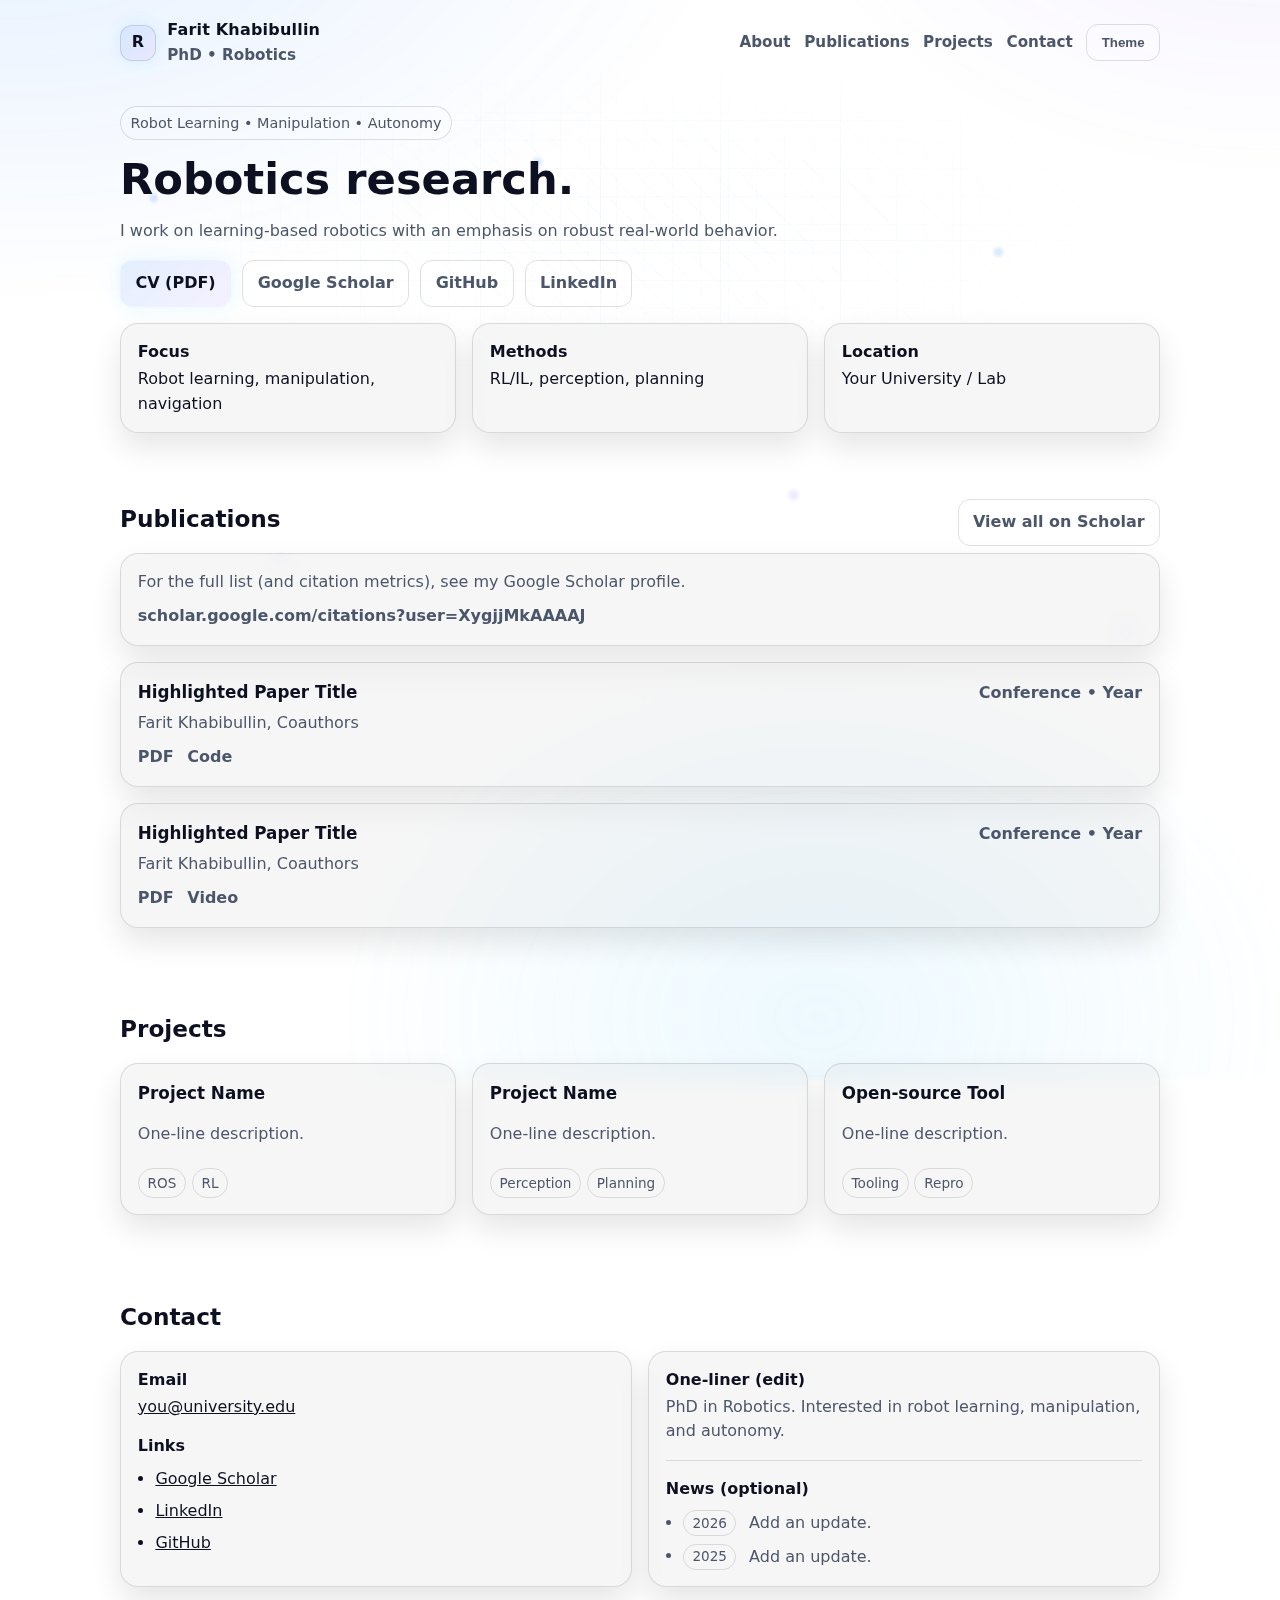
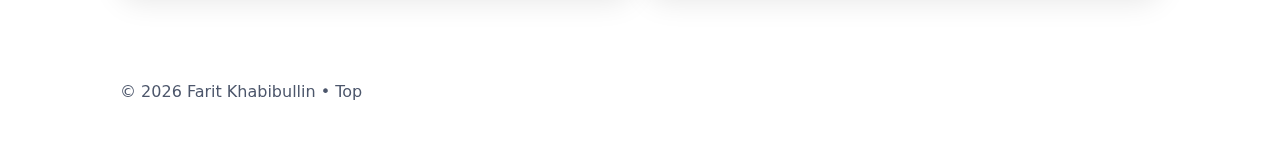
<file: index.html>
<!doctype html>
<html lang="en">
  <head>
    <meta charset="UTF-8" />
    <meta name="viewport" content="width=device-width, initial-scale=1" />
    <title>Farit Khabibullin — Robotics</title>
    <meta name="description" content="Farit Khabibullin — PhD Robotics. Publications, projects, and contact." />

    <link rel="stylesheet" href="./styles.css" />

    <!-- Identity -->
    <link rel="me" href="https://www.linkedin.com/in/farit-khabibullin-4a1330213/" />

    <!-- Lightweight structured data -->
    <script type="application/ld+json">
      {
        "@context": "https://schema.org",
        "@type": "Person",
        "name": "Farit Khabibullin",
        "url": "https://YOUR_GITHUB_USERNAME.github.io/",
        "sameAs": [
          "https://scholar.google.com/citations?user=XygjjMkAAAAJ&hl=en",
          "https://www.linkedin.com/in/farit-khabibullin-4a1330213/",
          "https://github.com/YOUR_GITHUB_USERNAME"
        ]
      }
    </script>
  </head>

  <body>
    <div id="nodes" aria-hidden="true"></div>
    <div id="scanlines" aria-hidden="true"></div>
    <header class="container header" id="top">
      <a class="brand" href="#top" aria-label="Home">
        <span class="logo" aria-hidden="true">R</span>
        <div class="brand-text">
          <div class="brand-name">Farit Khabibullin</div>
          <div class="brand-sub">PhD • Robotics</div>
        </div>
      </a>

      <nav class="nav" aria-label="Primary">
        <a href="#about">About</a>
        <a href="#pubs">Publications</a>
        <a href="#projects">Projects</a>
        <a href="#contact">Contact</a>
        <button class="btn btn-ghost" id="themeBtn" type="button" aria-label="Toggle theme">Theme</button>
      </nav>
    </header>

    <main class="container">
      <!-- HERO (brief) -->
      <section class="hero" id="about">
        <p class="badge">Robot Learning • Manipulation • Autonomy</p>
        <h1>Robotics research.</h1>
        <p class="muted max">
          I work on learning-based robotics with an emphasis on robust real-world behavior.
        </p>

        <div class="actions">
          <a class="btn btn-primary" href="./assets/cv.pdf" target="_blank" rel="noreferrer">CV (PDF)</a>
          <a
            class="btn btn-ghost"
            href="https://scholar.google.com/citations?user=XygjjMkAAAAJ&hl=en"
            target="_blank"
            rel="noreferrer"
          >
            Google Scholar
          </a>
          <a class="btn btn-ghost" href="https://github.com/" target="_blank" rel="noreferrer">GitHub</a>
          <a
            class="btn btn-ghost"
            href="https://www.linkedin.com/in/farit-khabibullin-4a1330213/"
            target="_blank"
            rel="noreferrer"
          >
            LinkedIn
          </a>
        </div>

        <div class="mini-grid">
          <div class="card">
            <div class="k">Focus</div>
            <div class="v">Robot learning, manipulation, navigation</div>
          </div>
          <div class="card">
            <div class="k">Methods</div>
            <div class="v">RL/IL, perception, planning</div>
          </div>
          <div class="card">
            <div class="k">Location</div>
            <div class="v">Your University / Lab</div>
          </div>
        </div>
      </section>

      <!-- PUBLICATIONS (brief, link out) -->
      <section class="section" id="pubs">
        <div class="section-head">
          <h2>Publications</h2>
          <a
            class="btn btn-ghost"
            href="https://scholar.google.com/citations?user=XygjjMkAAAAJ&hl=en"
            target="_blank"
            rel="noreferrer"
          >
            View all on Scholar
          </a>
        </div>

        <div class="card">
          <p class="muted" style="margin:0;">
            For the full list (and citation metrics), see my Google Scholar profile.
          </p>
          <div class="pub-links">
            <a
              href="https://scholar.google.com/citations?user=XygjjMkAAAAJ&hl=en"
              target="_blank"
              rel="noreferrer"
            >
              scholar.google.com/citations?user=XygjjMkAAAAJ
            </a>
          </div>
        </div>

        <!-- Optional: add 2–3 highlighted papers manually -->
        <div class="pubs">
          <article class="card pub">
            <div class="pub-top">
              <h3 class="pub-title">Highlighted Paper Title</h3>
              <div class="pub-venue">Conference • Year</div>
            </div>
            <div class="muted">Farit Khabibullin, Coauthors</div>
            <div class="pub-links">
              <a href="#" target="_blank" rel="noreferrer">PDF</a>
              <a href="#" target="_blank" rel="noreferrer">Code</a>
            </div>
          </article>

          <article class="card pub">
            <div class="pub-top">
              <h3 class="pub-title">Highlighted Paper Title</h3>
              <div class="pub-venue">Conference • Year</div>
            </div>
            <div class="muted">Farit Khabibullin, Coauthors</div>
            <div class="pub-links">
              <a href="#" target="_blank" rel="noreferrer">PDF</a>
              <a href="#" target="_blank" rel="noreferrer">Video</a>
            </div>
          </article>
        </div>
      </section>

      <!-- PROJECTS (brief cards) -->
      <section class="section" id="projects">
        <h2>Projects</h2>

        <div class="grid">
          <a class="card link-card" href="#" aria-label="Project 1">
            <h3>Project Name</h3>
            <p class="muted">One-line description.</p>
            <div class="chips">
              <span class="chip">ROS</span><span class="chip">RL</span>
            </div>
          </a>

          <a class="card link-card" href="#" aria-label="Project 2">
            <h3>Project Name</h3>
            <p class="muted">One-line description.</p>
            <div class="chips">
              <span class="chip">Perception</span><span class="chip">Planning</span>
            </div>
          </a>

          <a class="card link-card" href="#" aria-label="Project 3">
            <h3>Open-source Tool</h3>
            <p class="muted">One-line description.</p>
            <div class="chips">
              <span class="chip">Tooling</span><span class="chip">Repro</span>
            </div>
          </a>
        </div>
      </section>

      <!-- CONTACT (very brief) -->
      <section class="section" id="contact">
        <h2>Contact</h2>

        <div class="grid contact">
          <div class="card">
            <div class="k">Email</div>
            <div class="v">
              <a href="mailto:you@university.edu">you@university.edu</a>
            </div>

            <div class="k" style="margin-top:0.9rem;">Links</div>
            <ul class="list">
              <li>
                <a
                  href="https://scholar.google.com/citations?user=XygjjMkAAAAJ&hl=en"
                  target="_blank"
                  rel="noreferrer"
                >
                  Google Scholar
                </a>
              </li>
              <li>
                <a
                  href="https://www.linkedin.com/in/farit-khabibullin-4a1330213/"
                  target="_blank"
                  rel="noreferrer"
                >
                  LinkedIn
                </a>
              </li>
              <li><a href="https://github.com/" target="_blank" rel="noreferrer">GitHub</a></li>
            </ul>
          </div>

          <div class="card">
            <div class="k">One-liner (edit)</div>
            <div class="v muted">
              PhD in Robotics. Interested in robot learning, manipulation, and autonomy.
            </div>

            <div class="divider"></div>

            <div class="k">News (optional)</div>
            <ul class="list muted">
              <li><span class="pill">2026</span> Add an update.</li>
              <li><span class="pill">2025</span> Add an update.</li>
            </ul>
          </div>
        </div>
      </section>
    </main>

    <footer class="container footer">
      <p>© <span id="year"></span> Farit Khabibullin • <a href="#top">Top</a></p>
    </footer>

    <script src="./script.js" defer></script>
  </body>
</html>
</file>
<file: styles.css>
:root {
  --bg: #070a12;
  --panel: rgba(255, 255, 255, 0.035);
  --text: #e9eefc;
  --muted: #a6b0c7;
  --border: rgba(255, 255, 255, 0.10);
  --shadow: 0 14px 34px rgba(0, 0, 0, 0.45);

  --accent: rgba(80, 200, 255, 0.18);
  --accent2: rgba(160, 120, 255, 0.16);
  --glow: rgba(80, 200, 255, 0.35);
  --glow2: rgba(160, 120, 255, 0.28);

  --grid: rgba(120, 170, 255, 0.12);
  --grid2: rgba(120, 170, 255, 0.06);
}

:root[data-theme="light"] {
  --bg: #ffffff;
  --panel: rgba(0, 0, 0, 0.035);
  --text: #0c1020;
  --muted: #4c566b;
  --border: rgba(0, 0, 0, 0.12);
  --shadow: 0 14px 30px rgba(0, 0, 0, 0.10);

  --accent: rgba(0, 110, 255, 0.10);
  --accent2: rgba(120, 70, 255, 0.08);
  --glow: rgba(0, 110, 255, 0.25);
  --glow2: rgba(120, 70, 255, 0.20);

  --grid: rgba(0, 90, 220, 0.10);
  --grid2: rgba(0, 90, 220, 0.05);
}

* { box-sizing: border-box; }
html, body { height: 100%; }

body {
  margin: 0;
  font-family: ui-sans-serif, system-ui, -apple-system, Segoe UI, Roboto, Helvetica, Arial;
  color: var(--text);
  line-height: 1.55;
  background: var(--bg);
  overflow-x: hidden;
}

/* -------------------------------
   ROBOTIC BACKGROUND (no images)
   ------------------------------- */

/* Base glow clouds */
body::before {
  content: "";
  position: fixed;
  inset: -20%;
  z-index: -3;
  pointer-events: none;
  background:
    radial-gradient(1200px 700px at 15% 5%, var(--accent), transparent 60%),
    radial-gradient(900px 650px at 85% 0%, var(--accent2), transparent 55%),
    radial-gradient(800px 600px at 60% 95%, rgba(80, 200, 255, 0.10), transparent 60%);
  filter: blur(2px);
  animation: floatGlow 10s ease-in-out infinite alternate;
}

@keyframes floatGlow {
  from { transform: translate3d(0, 0, 0) scale(1); }
  to   { transform: translate3d(-1.5%, 1%, 0) scale(1.02); }
}

/* Circuit grid */
body::after {
  content: "";
  position: fixed;
  inset: 0;
  z-index: -2;
  pointer-events: none;

  /* Two layered grids + faint diagonal circuit traces */
  background:
    linear-gradient(var(--grid2) 1px, transparent 1px),
    linear-gradient(90deg, var(--grid2) 1px, transparent 1px),
    linear-gradient(var(--grid) 1px, transparent 1px),
    linear-gradient(90deg, var(--grid) 1px, transparent 1px),
    repeating-linear-gradient(45deg, rgba(120,170,255,0.06) 0 2px, transparent 2px 18px);

  background-size:
    28px 28px,
    28px 28px,
    120px 120px,
    120px 120px,
    180px 180px;

  opacity: 0.55;
  transform: translateZ(0);
  mask-image: radial-gradient(closest-side at 50% 25%, rgba(0,0,0,1), rgba(0,0,0,0.0) 78%);
  -webkit-mask-image: radial-gradient(closest-side at 50% 25%, rgba(0,0,0,1), rgba(0,0,0,0.0) 78%);
  animation: driftGrid 16s linear infinite;
}

@keyframes driftGrid {
  from { background-position: 0 0, 0 0, 0 0, 0 0, 0 0; }
  to   { background-position: 0 120px, 120px 0, 0 240px, 240px 0, 180px 180px; }
}

/* Scanline overlay (subtle) */
#scanlines {
  position: fixed;
  inset: 0;
  z-index: -1;
  pointer-events: none;
  background: repeating-linear-gradient(
    to bottom,
    rgba(255,255,255,0.03) 0px,
    rgba(255,255,255,0.03) 1px,
    transparent 2px,
    transparent 6px
  );
  opacity: 0.10;
  mix-blend-mode: overlay;
}

/* Floating “nodes” */
#nodes {
  position: fixed;
  inset: 0;
  z-index: -1;
  pointer-events: none;
  background:
    radial-gradient(circle at 12% 22%, var(--glow) 0 2px, transparent 6px),
    radial-gradient(circle at 22% 62%, var(--glow2) 0 2px, transparent 7px),
    radial-gradient(circle at 42% 18%, var(--glow) 0 2px, transparent 7px),
    radial-gradient(circle at 62% 55%, var(--glow2) 0 2px, transparent 8px),
    radial-gradient(circle at 78% 28%, var(--glow) 0 2px, transparent 7px),
    radial-gradient(circle at 88% 70%, var(--glow2) 0 2px, transparent 8px);
  opacity: 0.55;
  filter: blur(0.2px);
  animation: pulseNodes 4.5s ease-in-out infinite alternate;
}

@keyframes pulseNodes {
  from { opacity: 0.35; transform: translate3d(0,0,0); }
  to   { opacity: 0.65; transform: translate3d(0,-0.8%,0); }
}

/* -------------------------------
   Existing layout styles
   ------------------------------- */

a { color: inherit; }
a:hover { color: var(--text); }

.container {
  width: min(1040px, calc(100% - 2rem));
  margin: 0 auto;
}

.header {
  display: flex;
  align-items: center;
  justify-content: space-between;
  gap: 1rem;
  padding: 1.1rem 0;
}

.brand {
  display: inline-flex;
  gap: 0.7rem;
  align-items: center;
  text-decoration: none;
}

.logo {
  width: 36px;
  height: 36px;
  border-radius: 12px;
  display: inline-grid;
  place-items: center;
  font-weight: 900;
  border: 1px solid var(--border);
  background: linear-gradient(135deg, var(--accent), var(--accent2));
  box-shadow: 0 0 0 1px rgba(255,255,255,0.03), 0 0 18px rgba(80,200,255,0.18);
}

.brand-text { display: grid; gap: 0.1rem; }
.brand-name { font-weight: 900; letter-spacing: 0.2px; }
.brand-sub { color: var(--muted); font-weight: 650; font-size: 0.95rem; }

.nav {
  display: flex;
  gap: 0.85rem;
  align-items: center;
  flex-wrap: wrap;
}
.nav a {
  text-decoration: none;
  color: var(--muted);
  font-weight: 750;
  font-size: 0.95rem;
}
.nav a:hover { color: var(--text); }

.section { padding: 2.6rem 0; }
.hero { padding: 1.3rem 0 1.5rem; }

.badge {
  display: inline-block;
  border: 1px solid var(--border);
  border-radius: 999px;
  padding: 0.32rem 0.6rem;
  color: var(--muted);
  background: rgba(255, 255, 255, 0.02);
  margin: 0 0 0.9rem;
  font-size: 0.9rem;
}

h1 {
  margin: 0 0 0.6rem;
  font-size: clamp(2rem, 4vw, 2.7rem);
  line-height: 1.12;
}

h2 { margin: 0 0 1rem; font-size: 1.45rem; }
h3 { margin: 0 0 0.35rem; font-size: 1.05rem; }

.muted { color: var(--muted); }
.max { max-width: 65ch; }

.card {
  background: var(--panel);
  border: 1px solid var(--border);
  border-radius: 18px;
  padding: 1rem 1.05rem;
  box-shadow: var(--shadow);
  backdrop-filter: blur(10px);
}

.grid {
  display: grid;
  grid-template-columns: repeat(3, minmax(0, 1fr));
  gap: 1rem;
}

.mini-grid {
  margin-top: 1rem;
  display: grid;
  grid-template-columns: repeat(3, minmax(0, 1fr));
  gap: 1rem;
}

@media (max-width: 900px) {
  .header { flex-direction: column; align-items: flex-start; }
  .grid, .mini-grid { grid-template-columns: 1fr; }
}

.actions {
  display: flex;
  flex-wrap: wrap;
  gap: 0.7rem;
  margin: 1rem 0 0.2rem;
}

.btn {
  display: inline-flex;
  align-items: center;
  justify-content: center;
  padding: 0.62rem 0.9rem;
  border-radius: 12px;
  border: 1px solid var(--border);
  background: transparent;
  color: var(--text);
  text-decoration: none;
  font-weight: 800;
  cursor: pointer;
}

.btn-primary {
  background: linear-gradient(135deg, var(--accent), var(--accent2));
  border-color: var(--accentBorder, rgba(255,255,255,0.18));
  box-shadow: 0 0 0 1px rgba(255,255,255,0.03), 0 0 18px rgba(80,200,255,0.15);
}
.btn-primary:hover { filter: brightness(1.05); }

.btn-ghost { color: var(--muted); }
.btn-ghost:hover { color: var(--text); }

.link-card {
  text-decoration: none;
  transition: transform 120ms ease, border-color 120ms ease;
}
.link-card:hover {
  transform: translateY(-2px);
  border-color: rgba(80, 200, 255, 0.35);
}

.k { font-weight: 850; }
.v { margin-top: 0.15rem; }

.chips { margin-top: 0.6rem; }
.chip {
  display: inline-block;
  margin-right: 0.35rem;
  margin-top: 0.35rem;
  padding: 0.22rem 0.55rem;
  border-radius: 999px;
  border: 1px solid var(--border);
  color: var(--muted);
  font-size: 0.85rem;
}

.list {
  margin: 0.5rem 0 0;
  padding-left: 1.1rem;
  display: grid;
  gap: 0.45rem;
}

.pill {
  display: inline-block;
  margin-right: 0.5rem;
  padding: 0.1rem 0.5rem;
  border: 1px solid var(--border);
  border-radius: 999px;
  font-size: 0.85rem;
  color: var(--muted);
}

.divider {
  height: 1px;
  background: var(--border);
  margin: 1rem 0;
}

.section-head {
  display: flex;
  align-items: baseline;
  justify-content: space-between;
  gap: 1rem;
  flex-wrap: wrap;
}

.pubs { display: grid; gap: 1rem; margin-top: 1rem; }
.pub-top {
  display: flex;
  align-items: baseline;
  justify-content: space-between;
  gap: 1rem;
  flex-wrap: wrap;
}
.pub-venue { color: var(--muted); font-weight: 750; }

.pub-links {
  display: flex;
  flex-wrap: wrap;
  gap: 0.85rem;
  margin-top: 0.6rem;
}
.pub-links a {
  color: var(--muted);
  text-decoration: none;
  font-weight: 750;
}
.pub-links a:hover { color: var(--text); }

.contact { grid-template-columns: 1fr 1fr; }
@media (max-width: 900px) { .contact { grid-template-columns: 1fr; } }

.footer {
  padding: 2.2rem 0 2.6rem;
  color: var(--muted);
}
.footer a { color: var(--muted); text-decoration: none; }
.footer a:hover { color: var(--text); }
</file>
